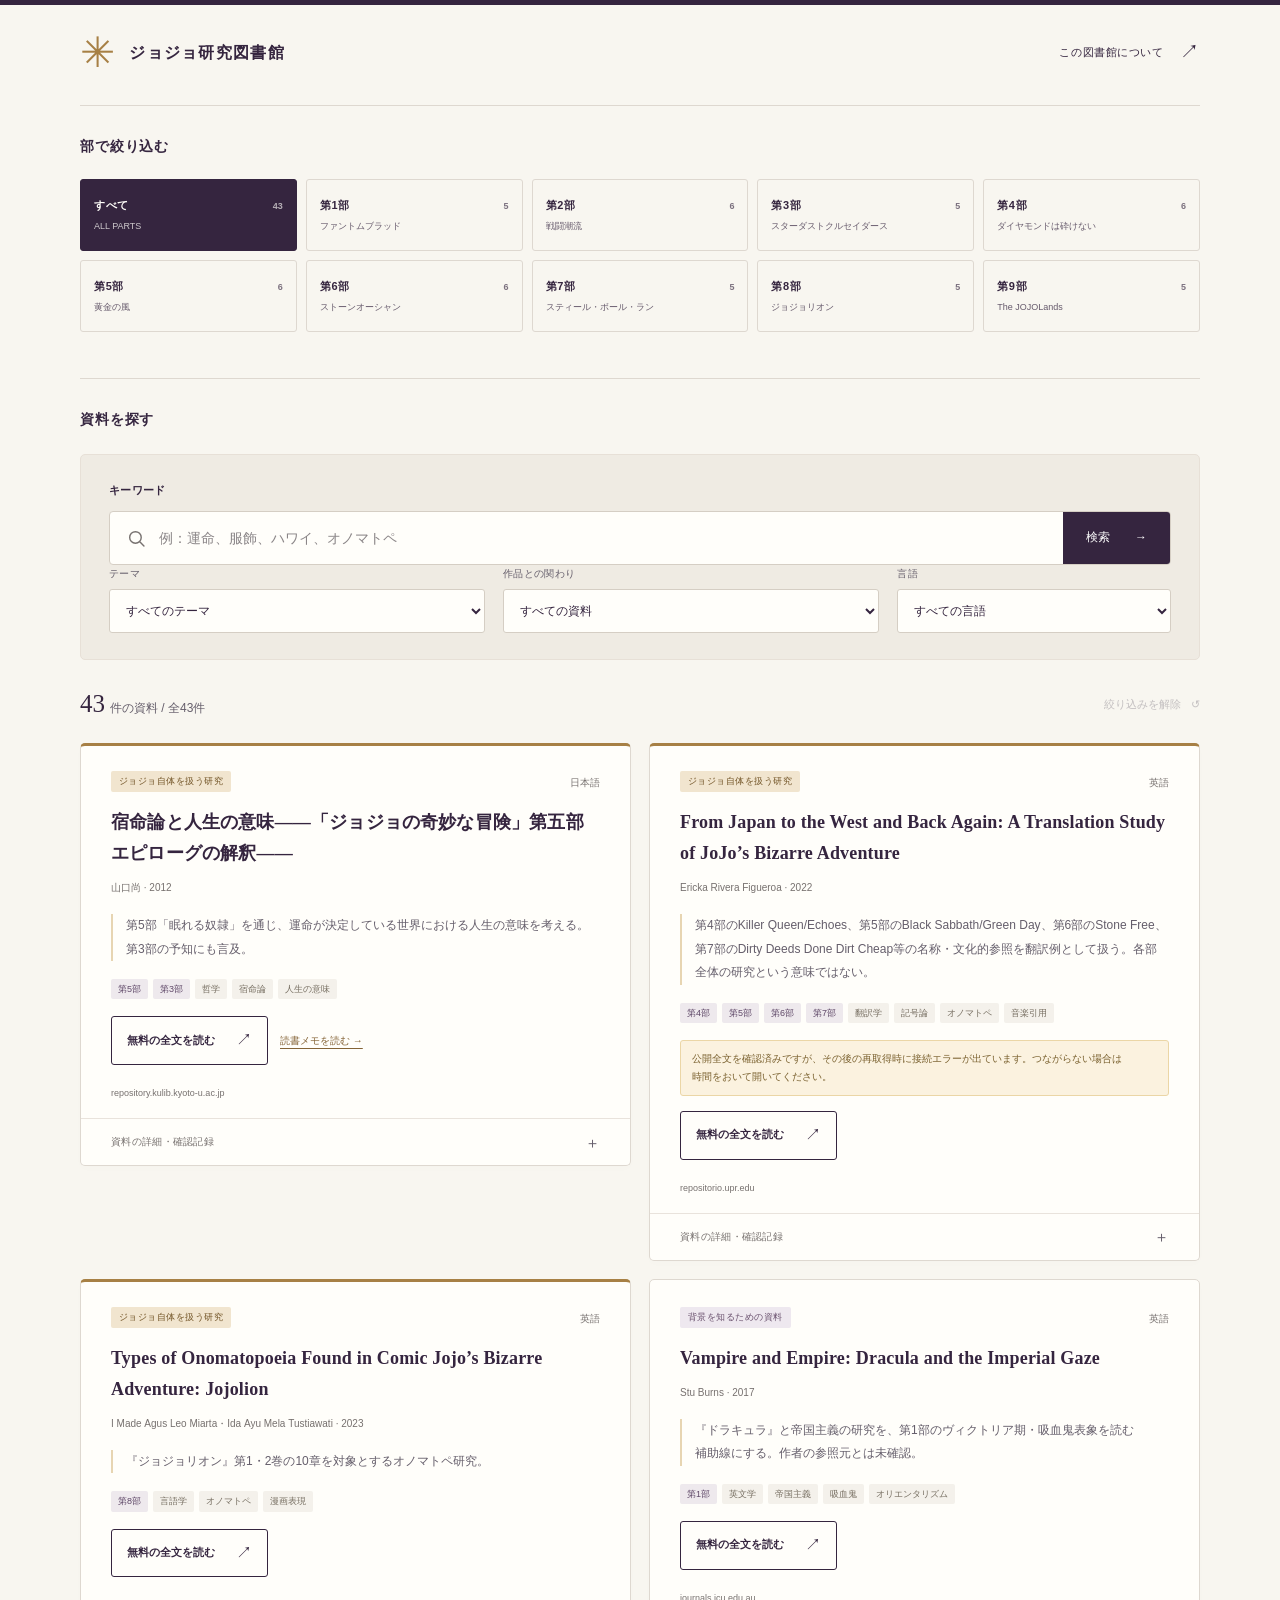
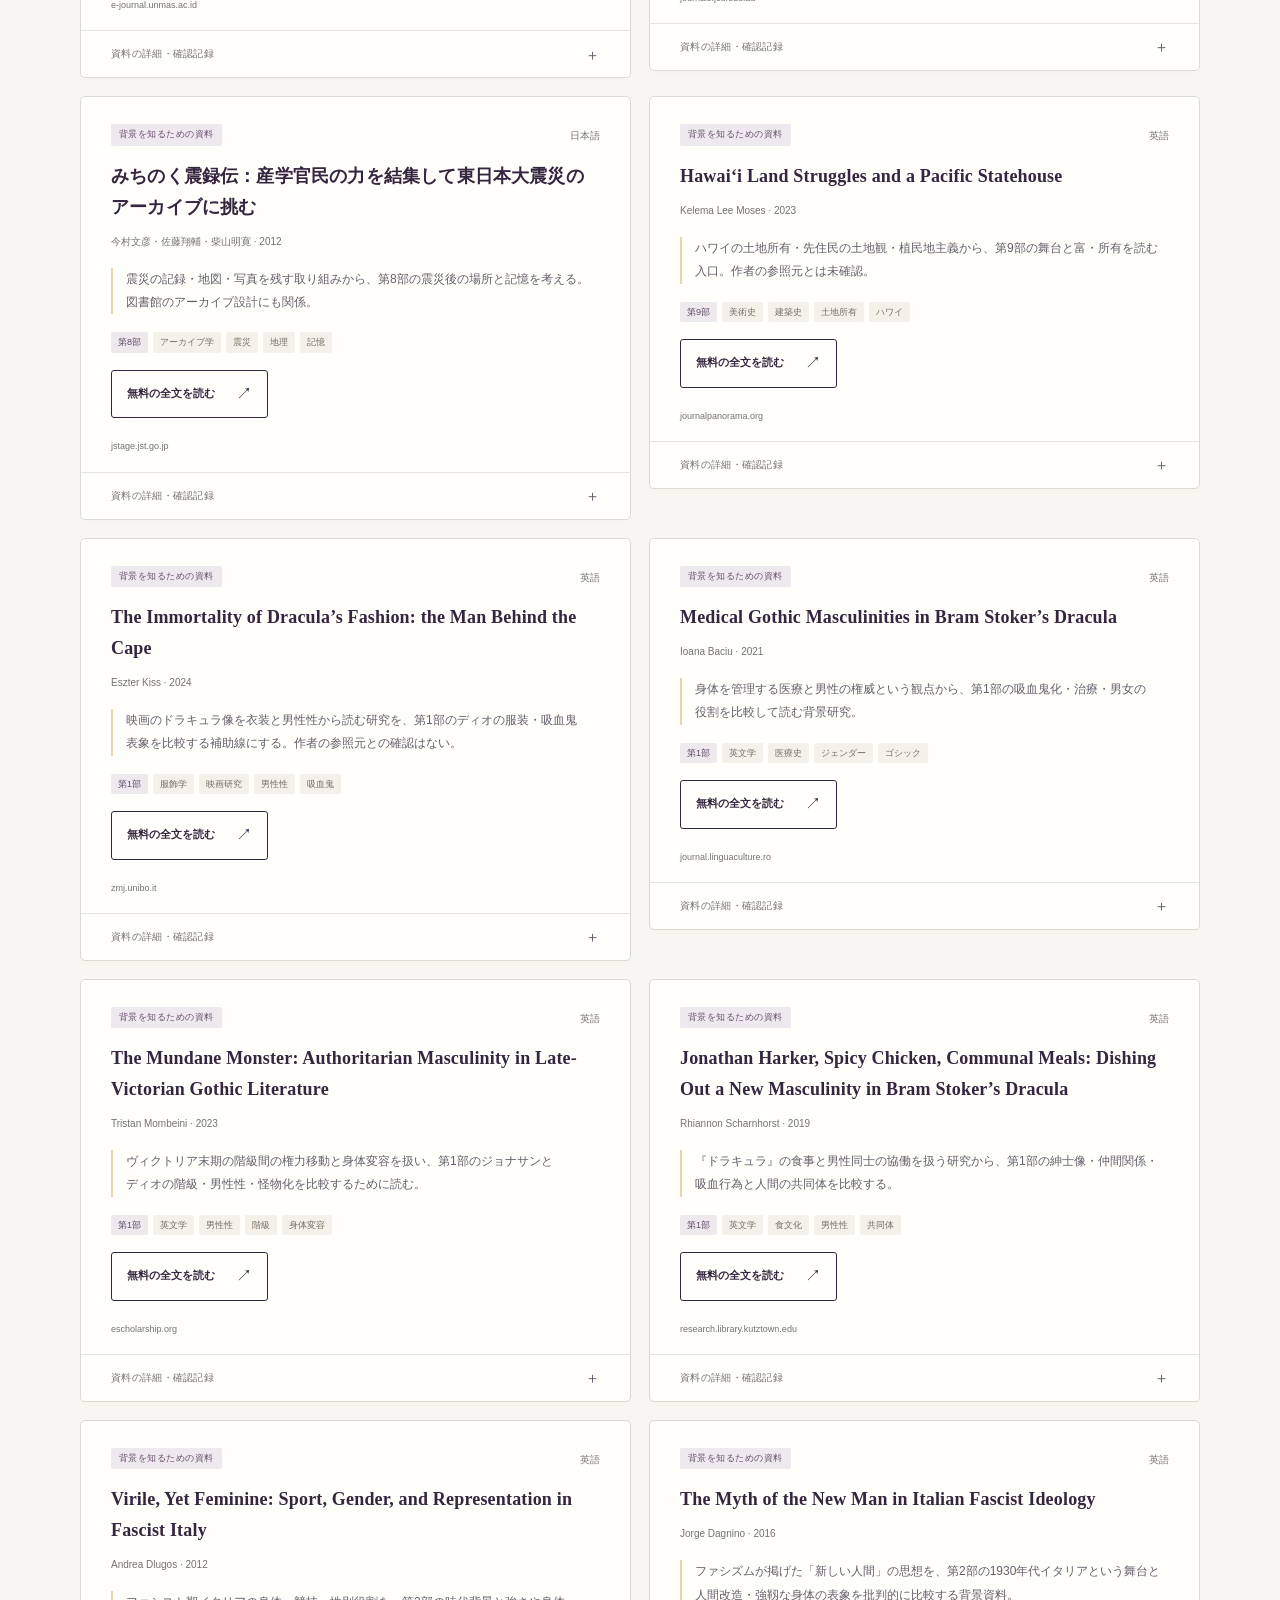
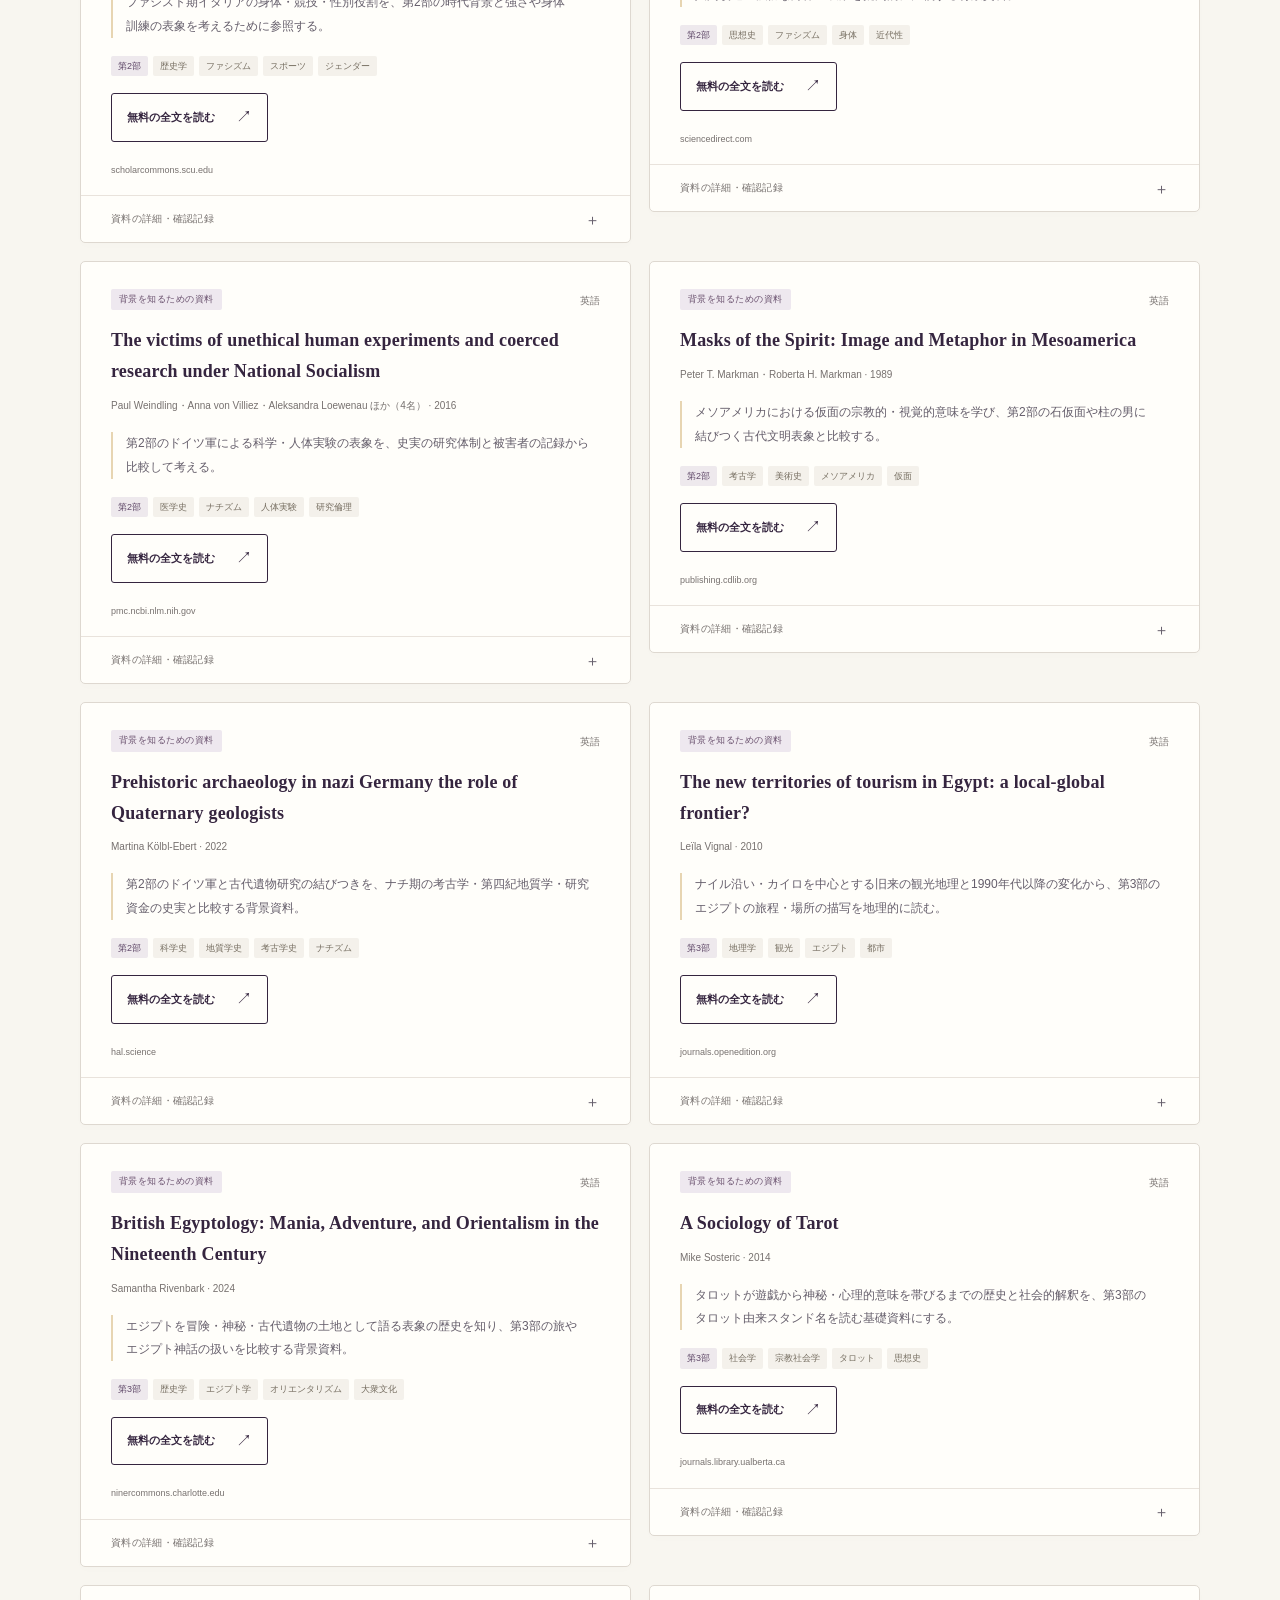
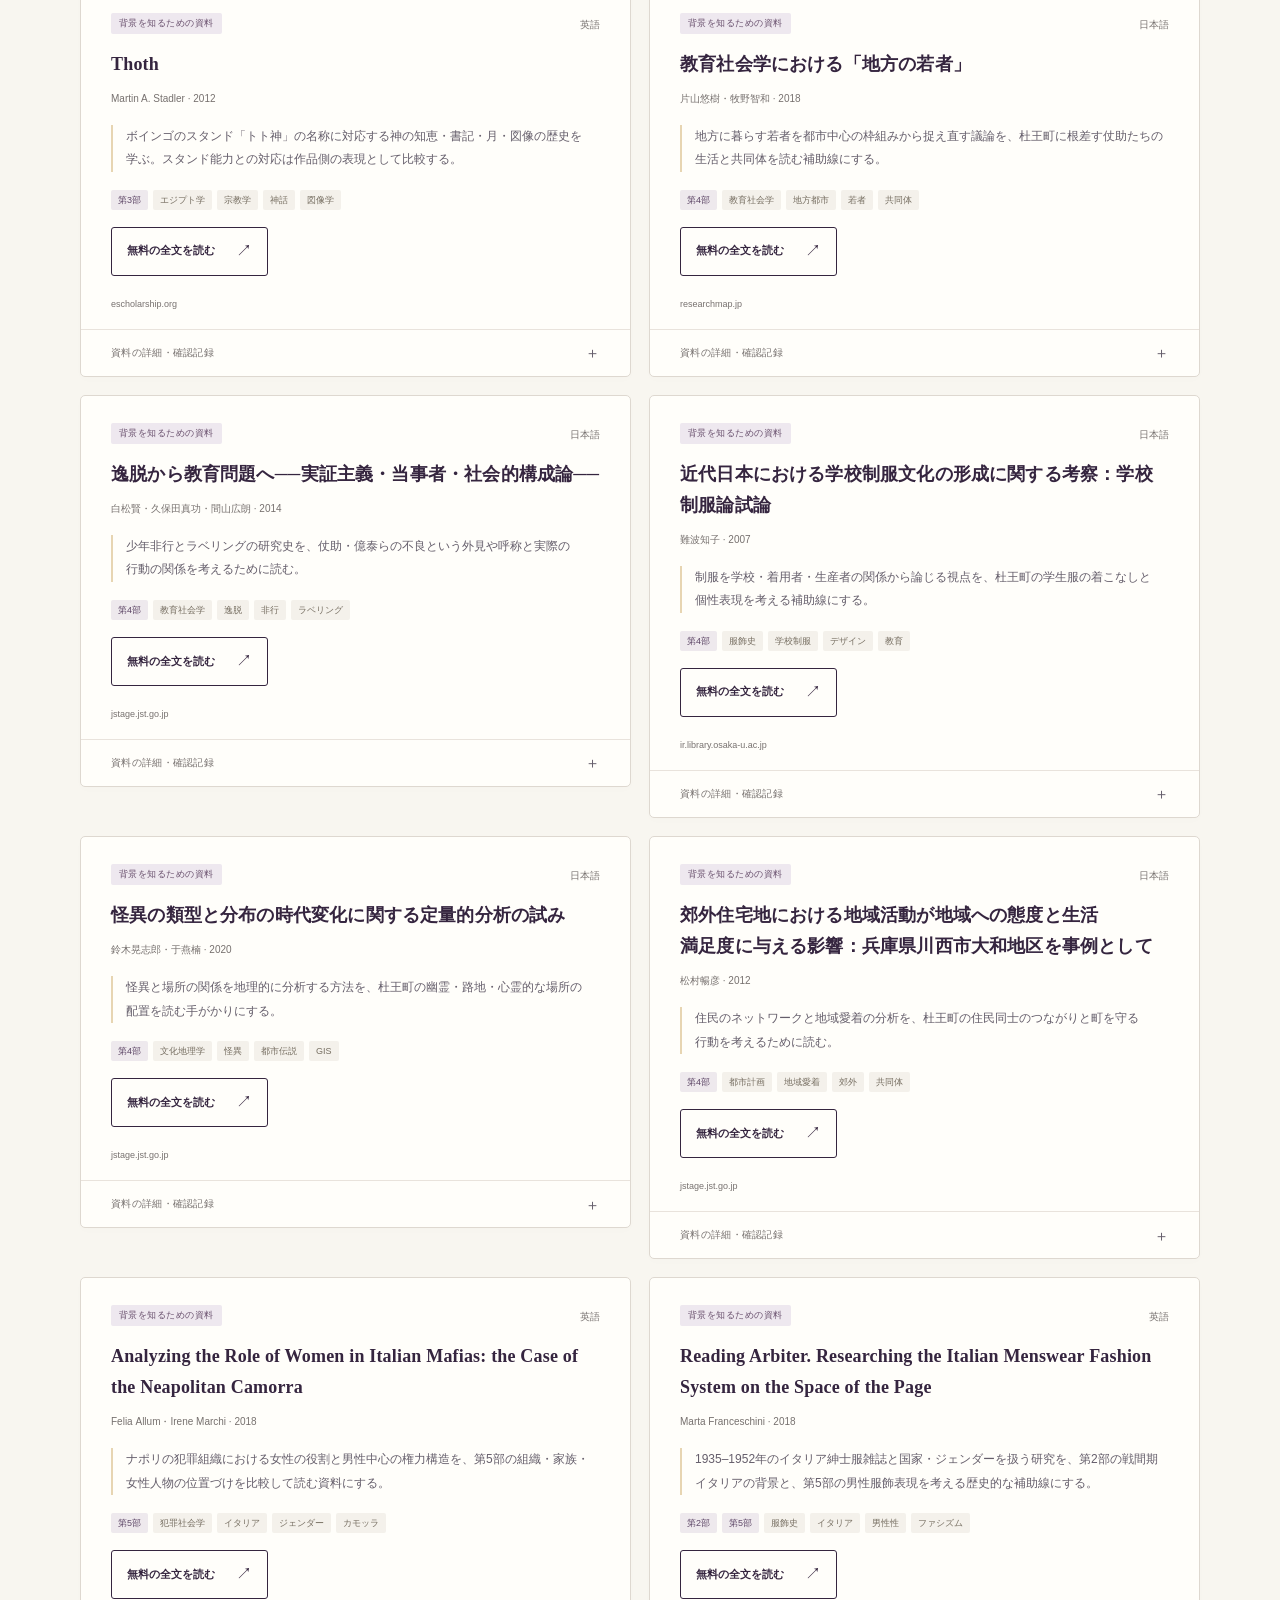
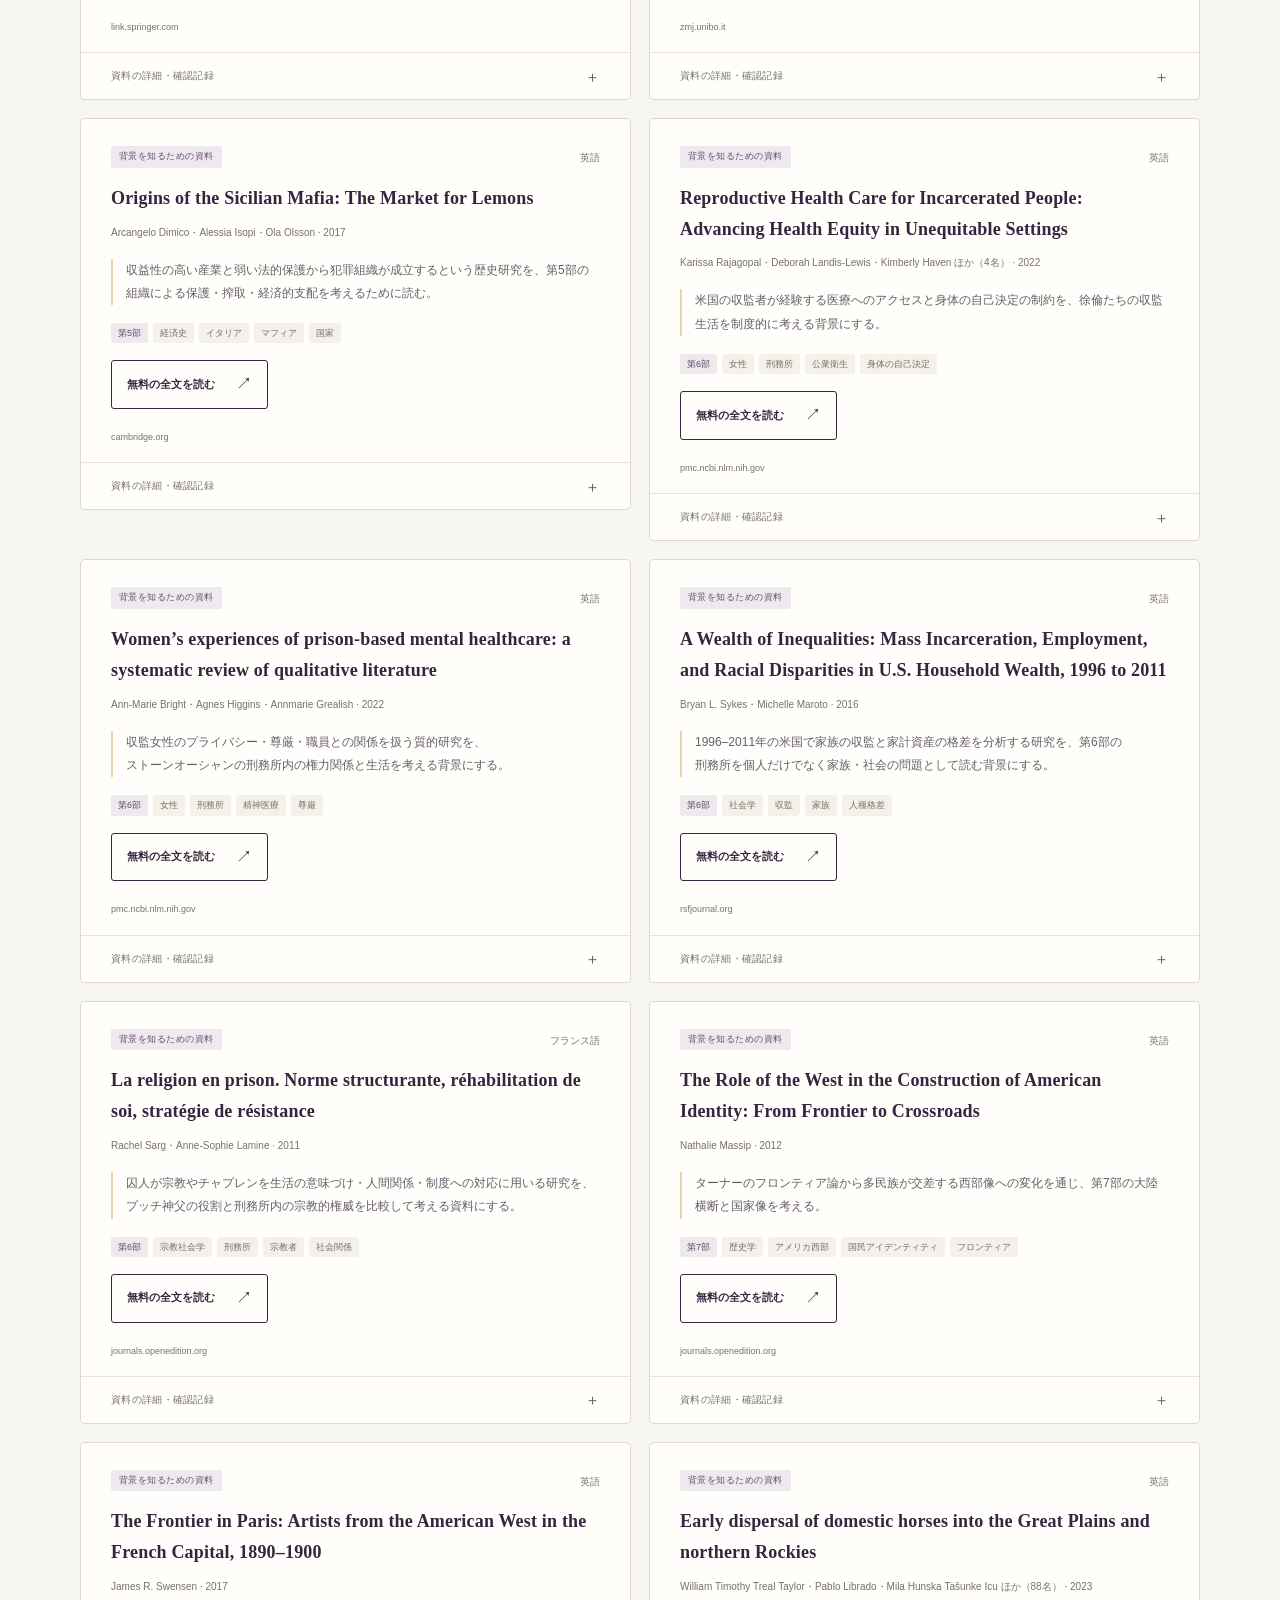
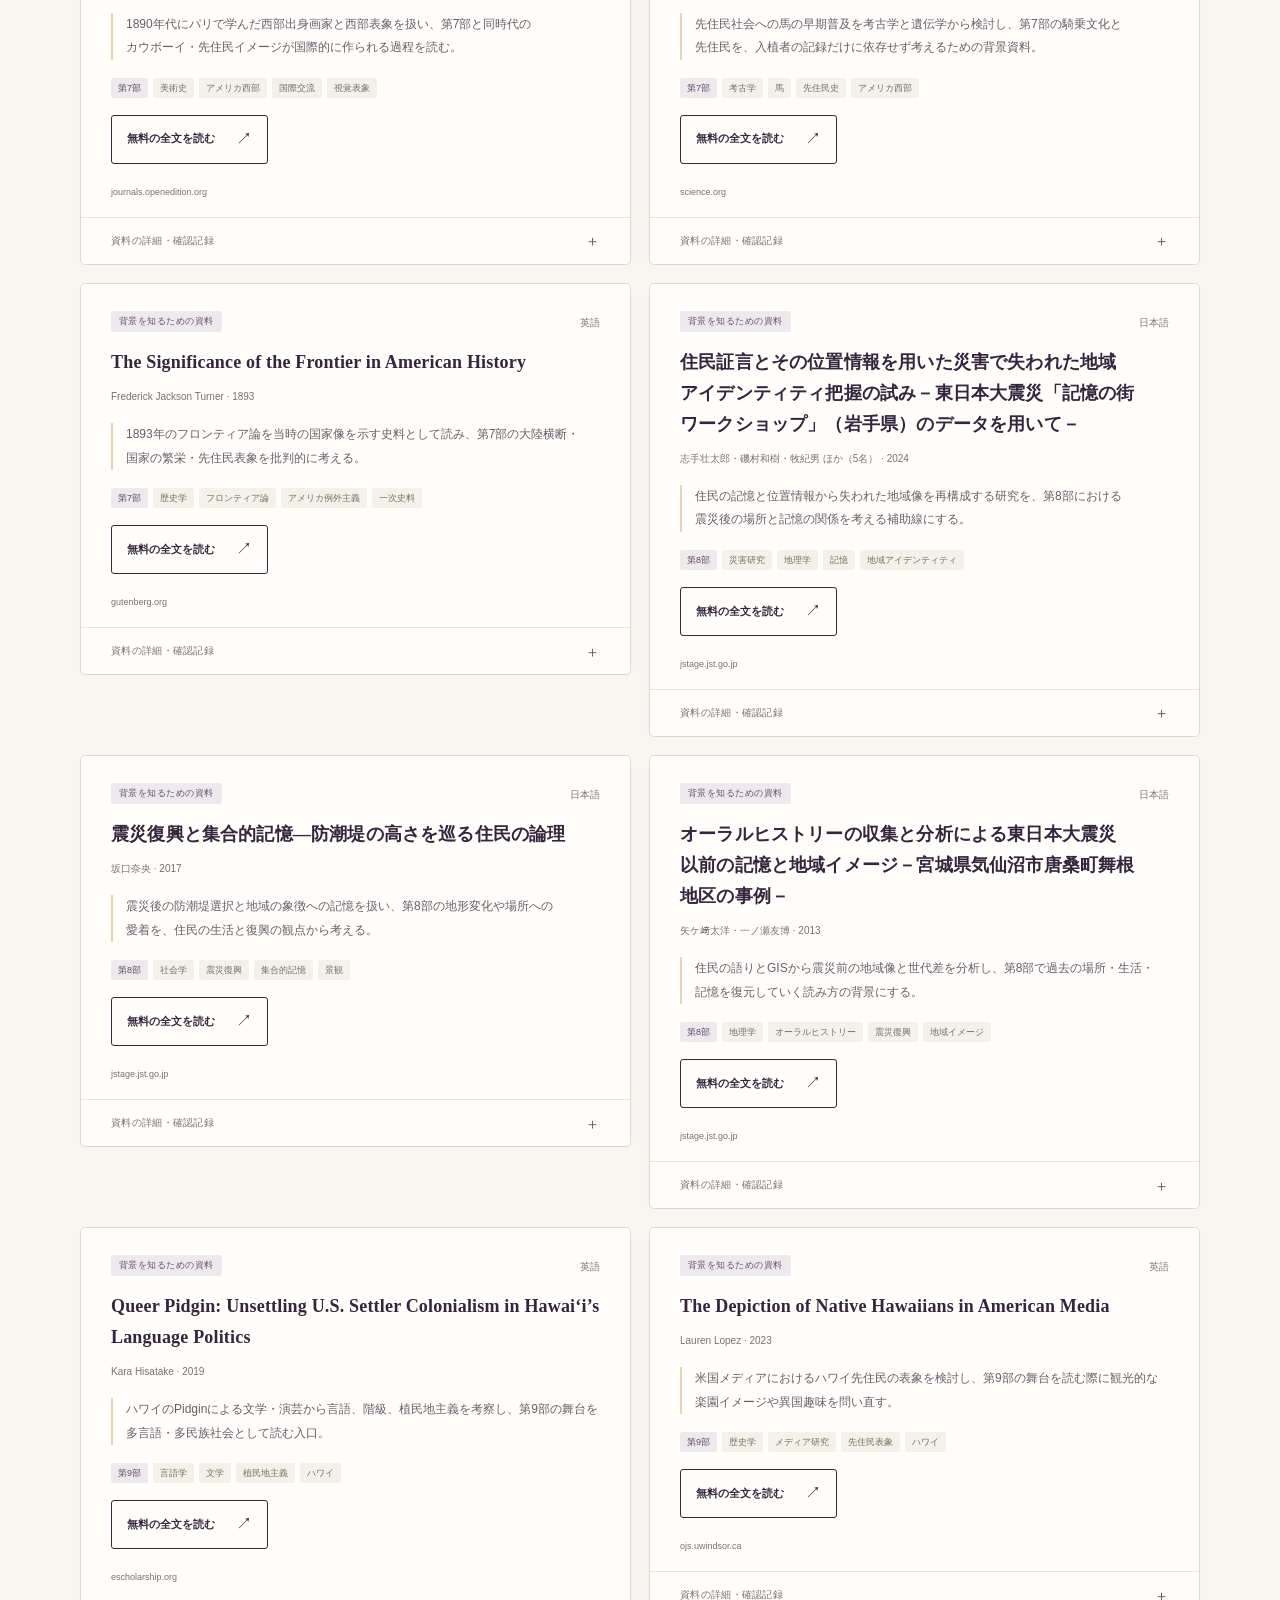
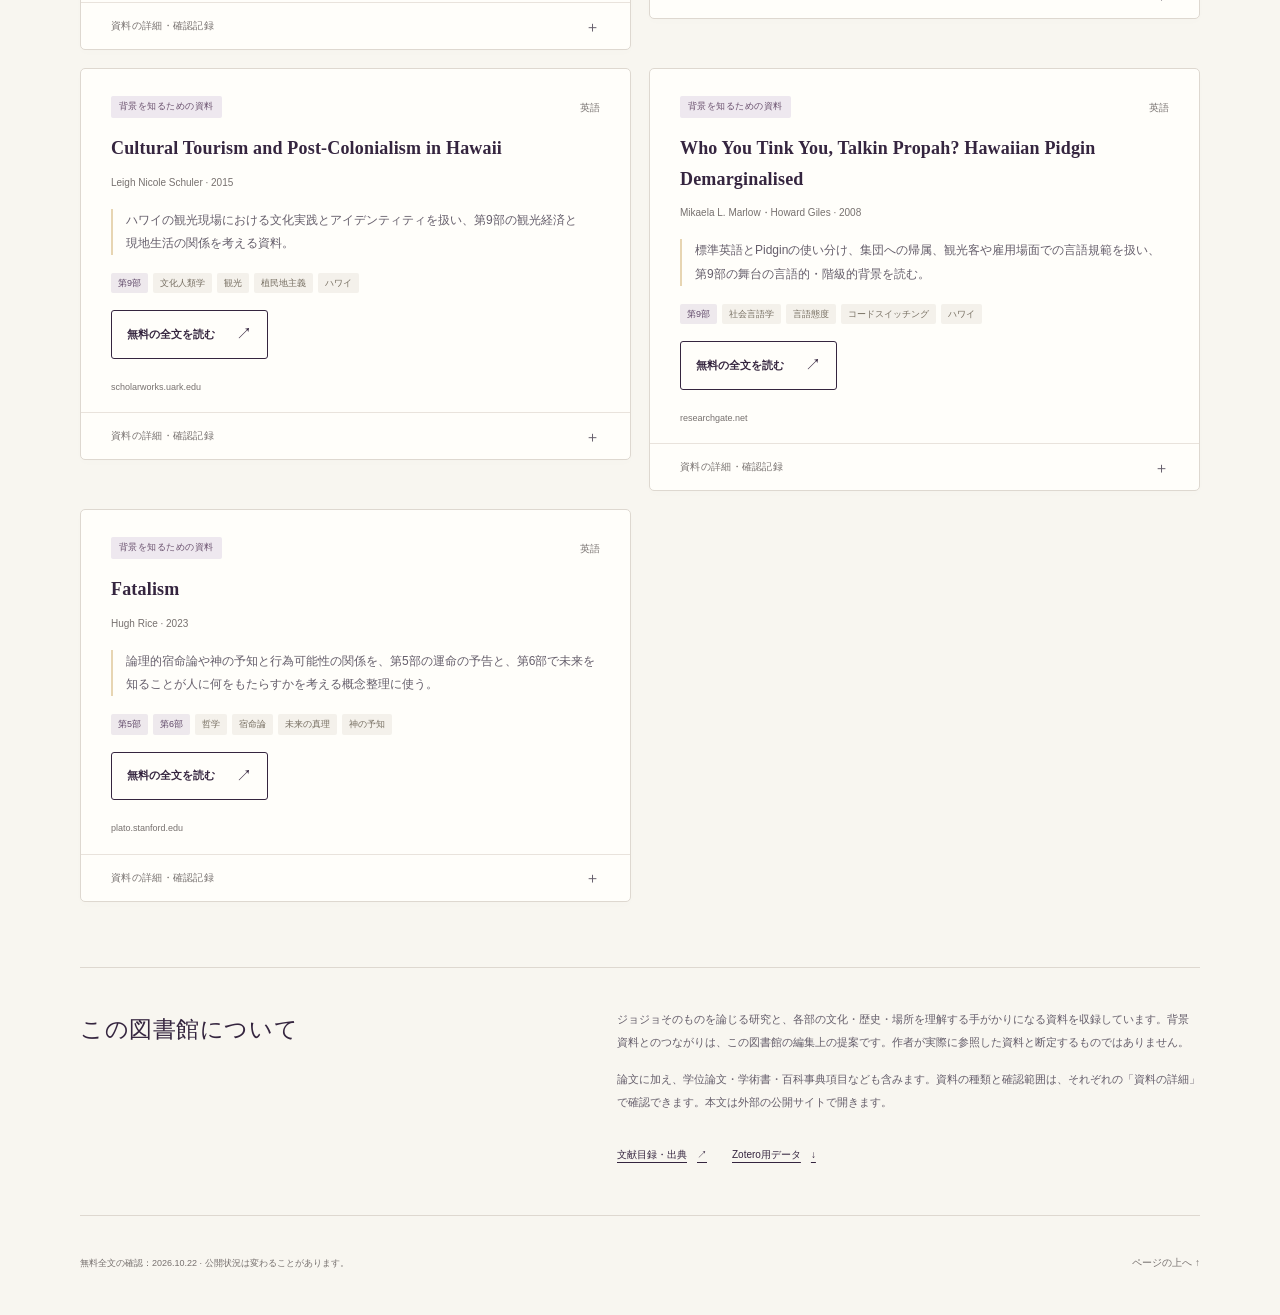
<file: website/index.html>
<!doctype html>
<html lang="ja">
<head>
  <meta charset="UTF-8">
  <meta name="viewport" content="width=device-width, initial-scale=1">
  <meta name="theme-color" content="#35253f">
  <meta name="description" content="ジョジョの奇妙な冒険をもっと深く読むための研究図書館。第1〜9部に関わる無料公開の論文・学術資料を、部・テーマ・言語から探せます。">
  <title>ジョジョ研究図書館 — 奇妙な冒険を、深く読む。</title>
  <link rel="stylesheet" href="./styles.css">
  <script src="./data.js" defer></script>
  <script src="./app.js" defer></script>
  <script src="./phrase-break.js" defer></script>
</head>
<body id="top">
  <a class="skip-link" href="#library">資料一覧へ移動</a>
  <header class="site-header">
    <a class="wordmark" href="./" aria-label="ジョジョ研究図書館 ホーム"><span class="mark" aria-hidden="true">✳</span><span>ジョジョ研究図書館</span></a>
    <a class="header-link" href="#about">この図書館について <span aria-hidden="true">↗</span></a>
  </header>
  <main>
    <section class="browse-section" aria-labelledby="browse-title">
      <div class="section-heading"><h2 id="browse-title">部で絞り込む</h2></div>
      <div class="part-list" id="part-filters" role="group" aria-label="関連する部で絞り込む"></div>
    </section>

    <section class="library-section" id="library" aria-labelledby="library-title">
      <div class="section-heading library-heading"><h2 id="library-title">資料を探す</h2></div>
      <form id="filter-form" class="filter-panel" role="search" aria-label="資料を検索">
        <label class="search-label" for="search">キーワード</label>
        <div class="search-box"><svg aria-hidden="true" viewBox="0 0 24 24" fill="none"><circle cx="10.8" cy="10.8" r="6.6" stroke="currentColor" stroke-width="1.6"/><path d="m16 16 4.5 4.5" stroke="currentColor" stroke-width="1.6" stroke-linecap="round"/></svg><input id="search" name="q" type="search" autocomplete="off" placeholder="例：運命、服飾、ハワイ、オノマトペ"><button class="search-button" type="submit">検索 <span aria-hidden="true">→</span></button></div>
        <div class="select-row">
          <label class="select-field" for="theme-filter"><span>テーマ</span><select id="theme-filter" name="theme"><option value="">すべてのテーマ</option></select></label>
          <label class="select-field" for="relation-filter"><span>作品との関わり</span><select id="relation-filter" name="relation"><option value="">すべての資料</option><option value="direct">ジョジョ自体を扱う研究</option><option value="context">背景を知るための資料</option></select></label>
          <label class="select-field" for="language-filter"><span>言語</span><select id="language-filter" name="lang"><option value="">すべての言語</option><option value="ja">日本語</option><option value="other">日本語以外</option></select></label>
        </div>
      </form>
      <div class="results-toolbar"><p id="result-count" role="status" aria-live="polite" aria-atomic="true">資料を読み込んでいます…</p><button id="reset-filters" class="reset-button" type="button">絞り込みを解除 <span aria-hidden="true">↺</span></button></div>
      <div class="record-grid" id="results"></div>
      <div id="empty-state" class="empty-state" hidden><h3>該当する資料がありません</h3><button id="empty-reset" class="primary-button" type="button">すべての資料を見る <span aria-hidden="true">→</span></button></div>
      <noscript><div class="empty-state"><p>検索画面にはJavaScriptが必要です。</p><a href="https://github.com/usaginchaku/jojo-research-library/blob/main/CATALOG.md">文献目録を開く</a></div></noscript>
    </section>

    <aside id="about" class="about-panel" aria-labelledby="about-title">
      <div><h2 id="about-title">この図書館について</h2></div>
      <div class="about-text"><p>ジョジョそのものを論じる研究と、各部の文化・歴史・場所を理解する手がかりになる資料を収録しています。背景資料とのつながりは、この図書館の編集上の提案です。作者が実際に参照した資料と断定するものではありません。</p><p>論文に加え、学位論文・学術書・百科事典項目なども含みます。資料の種類と確認範囲は、それぞれの「資料の詳細」で確認できます。本文は外部の公開サイトで開きます。</p><div class="about-links"><a href="https://github.com/usaginchaku/jojo-research-library">文献目録・出典 <span aria-hidden="true">↗</span></a><a href="./exports/jojo-library.ris" download>Zotero用データ <span aria-hidden="true">↓</span></a></div></div>
    </aside>
  </main>
  <footer class="site-footer"><p>無料全文の確認：<time id="checked-date" datetime="2026-10-22">2026.10.22</time> · 公開状況は変わることがあります。</p><a href="#top" id="back-to-top">ページの上へ ↑</a></footer>
</body>
</html>
</file>
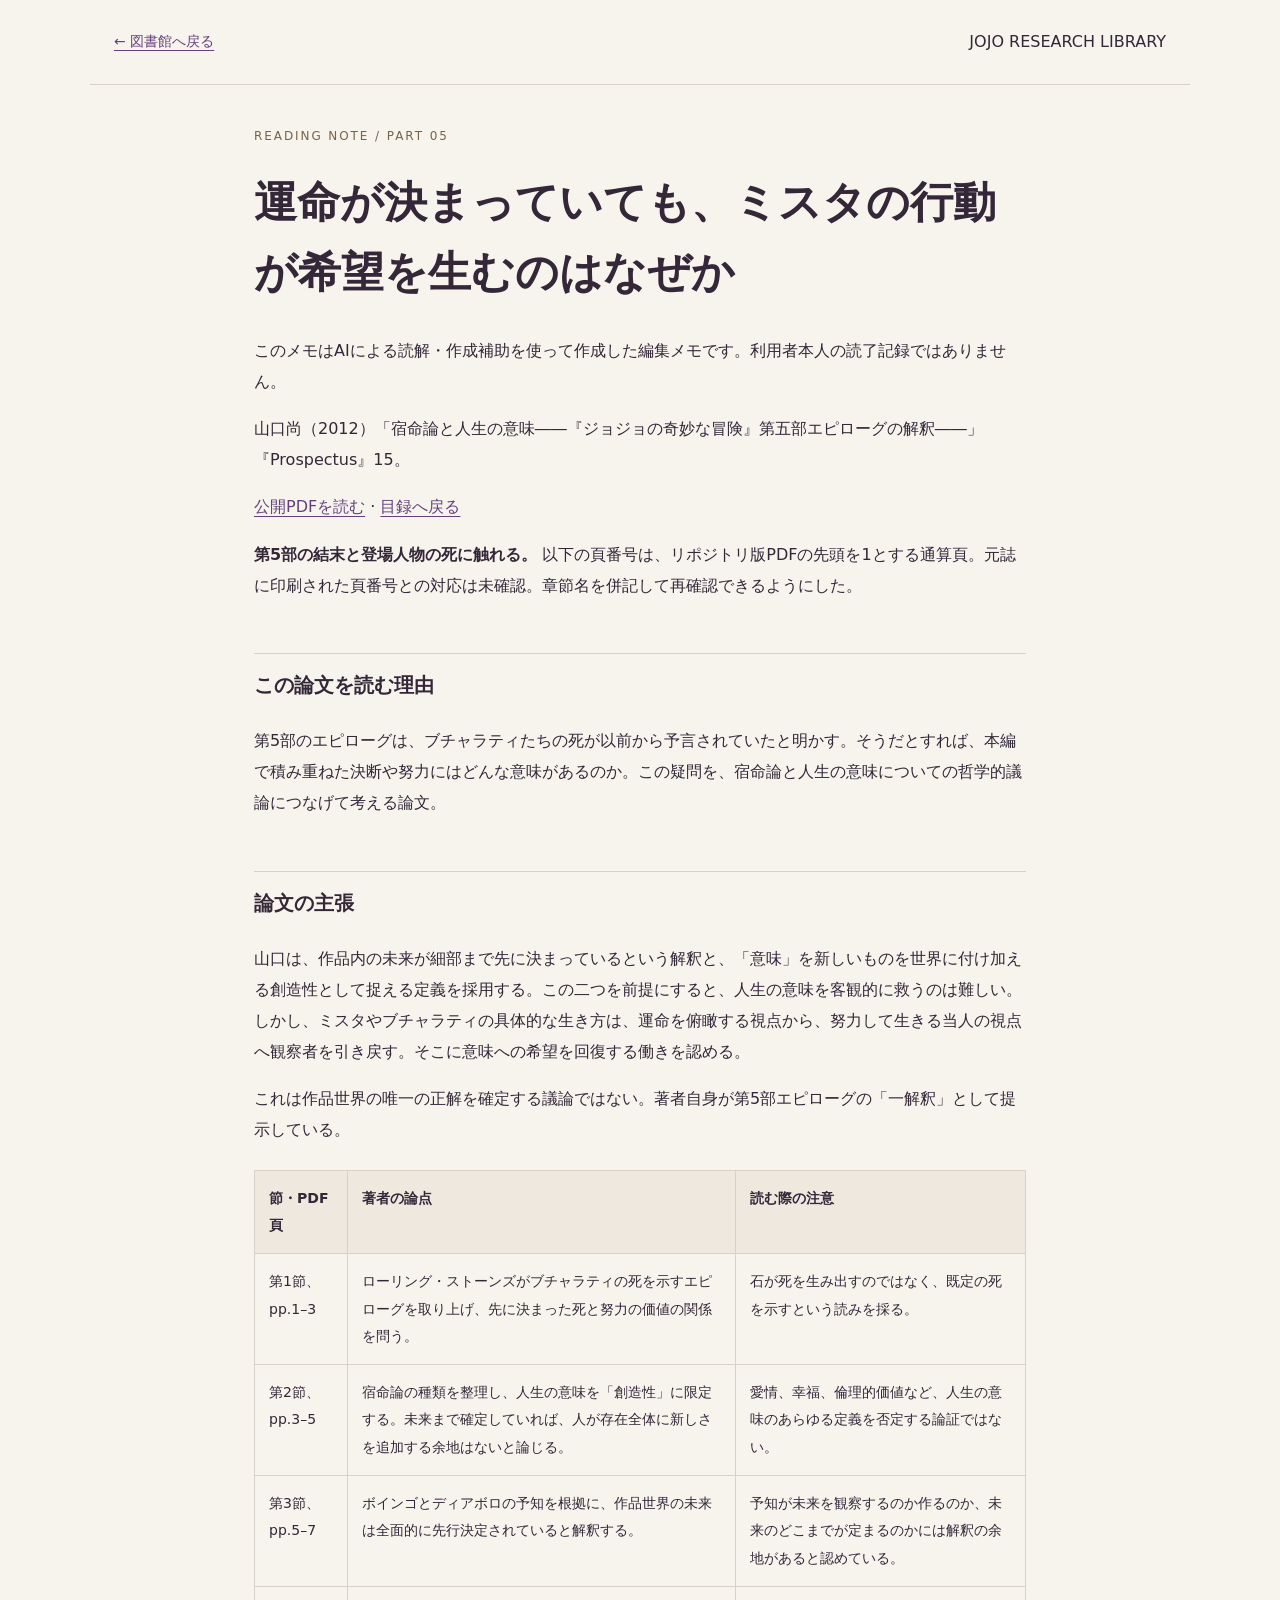
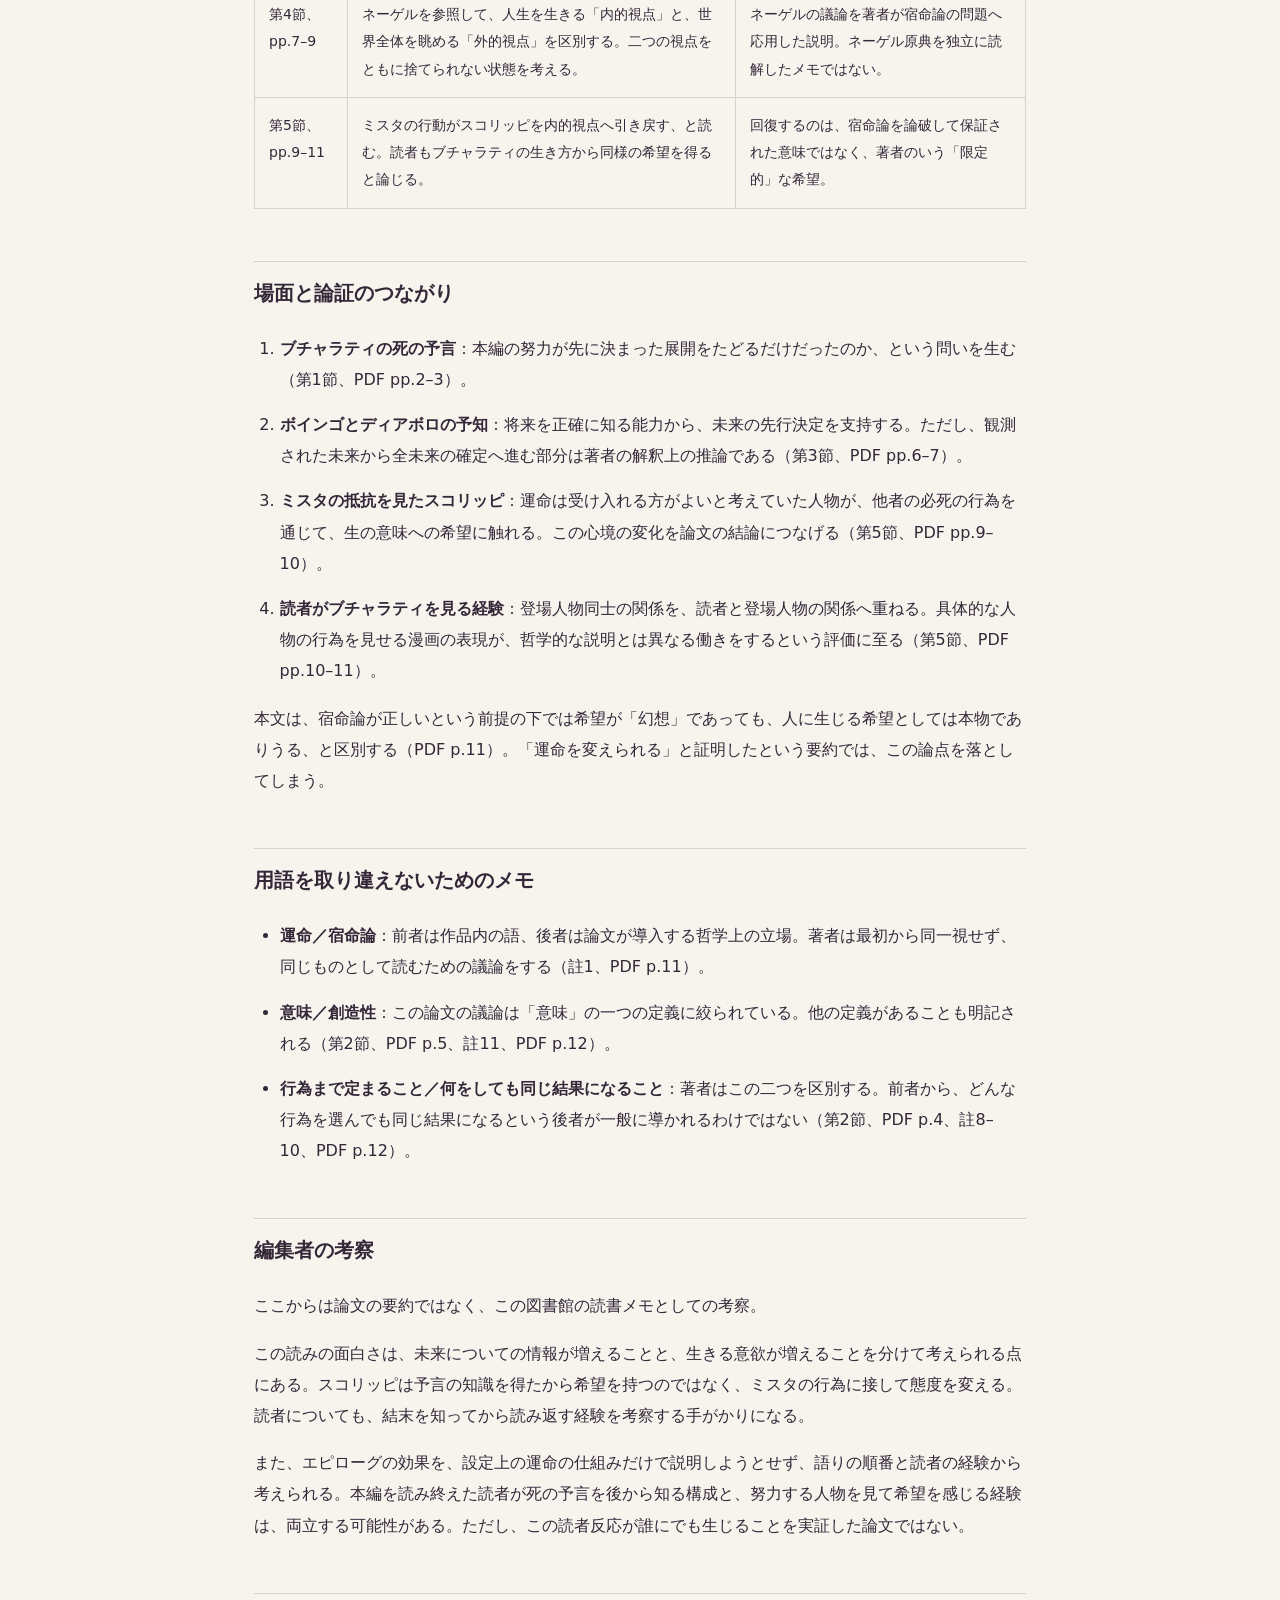
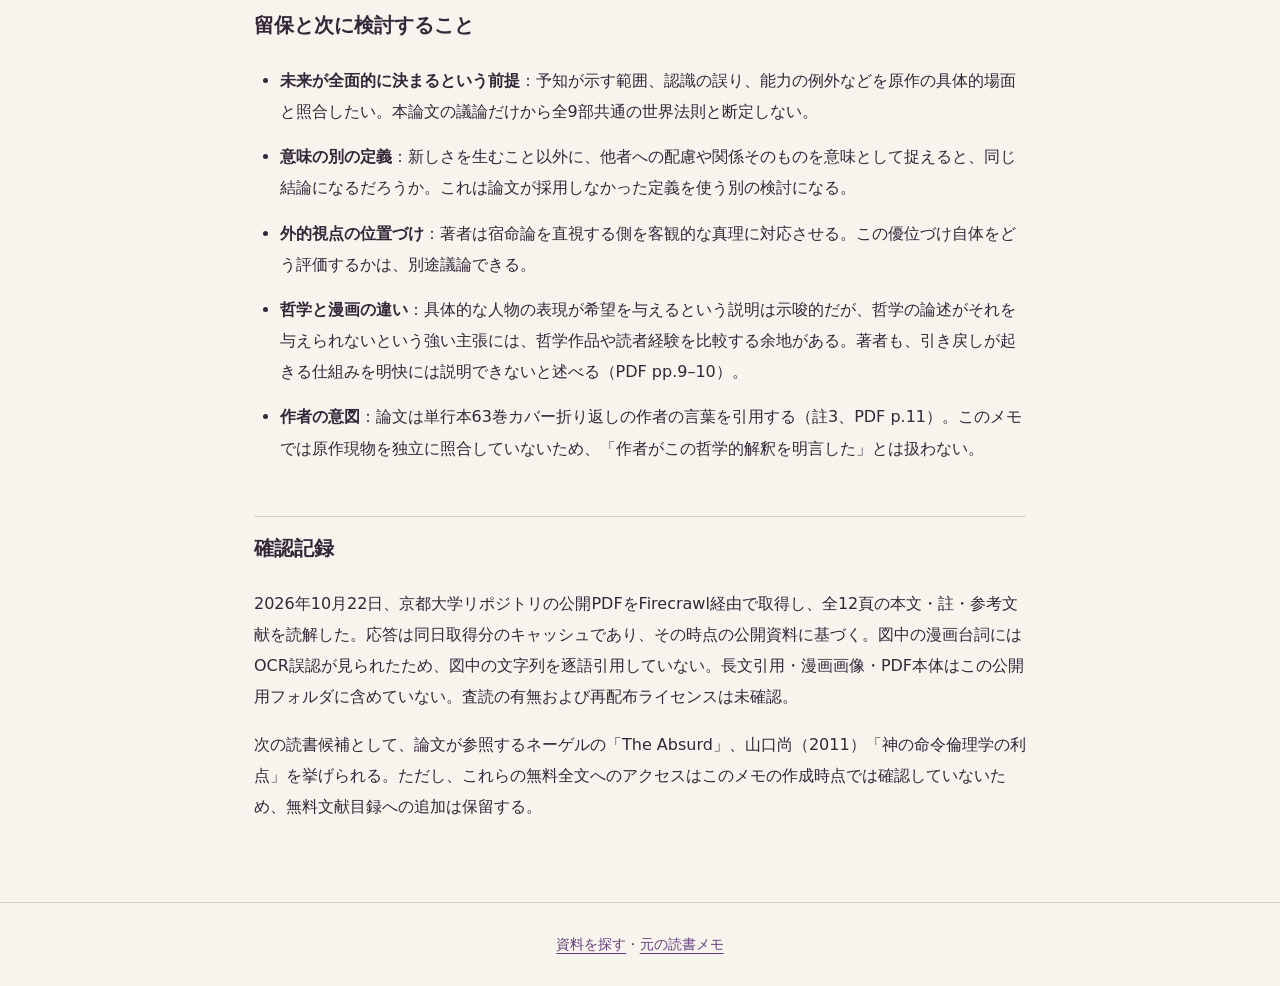
<file: website/notes/jojo-001.html>
<!doctype html>
<html lang="ja"><head><meta charset="utf-8"><meta name="viewport" content="width=device-width, initial-scale=1">
<title>運命が決まっていても、希望は生まれるか｜ジョジョ関連研究図書館</title>
<meta name="description" content="第5部『眠れる奴隷』を哲学から読む、山口尚『宿命論と人生の意味』の読書メモ。">
<style>
:root{color-scheme:light;--ink:#332738;--paper:#f7f4ee;--line:#d8d1c8}*{box-sizing:border-box}body{margin:0;background:var(--paper);color:var(--ink);font:16px/1.95 system-ui,-apple-system,"Noto Sans JP",sans-serif}a{color:#65417b;text-underline-offset:4px}a:focus-visible,.table-scroll:focus-visible{outline:3px solid #92713d;outline-offset:4px}header{max-width:1100px;margin:auto;padding:20px 24px;border-bottom:1px solid var(--line);display:flex;justify-content:space-between;align-items:center;gap:12px}header a{font-size:14px;min-height:44px;display:inline-flex;align-items:center}main{max-width:820px;margin:40px auto 80px;padding:0 24px}.eyebrow{font-size:12px;letter-spacing:.16em;color:#776347}h1{font-family:"Noto Serif JP","Yu Mincho",serif;font-size:clamp(1.8rem,5vw,2.7rem);line-height:1.6;margin:20px 0 28px}h2{font-size:1.25rem;margin:52px 0 20px;padding-top:12px;border-top:1px solid var(--line)}p,li{overflow-wrap:anywhere}ul,ol{padding-left:1.6em}li{margin:14px 0}.table-scroll{overflow-x:auto;margin:24px 0}table{border-collapse:collapse;min-width:620px;font-size:14px}th,td{border:1px solid var(--line);padding:14px;text-align:left;vertical-align:top}th{background:#eee8df}footer{padding:28px 24px;text-align:center;border-top:1px solid var(--line);font-size:14px}code{background:#ece5dc;padding:2px 4px}strong{font-weight:650}@media(max-width:480px){header{padding:12px 18px}main{margin-top:24px;padding:0 20px}header span{display:none}}
</style></head><body>
<header><a href="../index.html">← 図書館へ戻る</a><span>JOJO RESEARCH LIBRARY</span></header>
<main><div class="eyebrow">READING NOTE / PART 05</div><h1>運命が決まっていても、ミスタの行動が希望を生むのはなぜか</h1>
<p>このメモはAIによる読解・作成補助を使って作成した編集メモです。利用者本人の読了記録ではありません。</p>
<p>山口尚（2012）「宿命論と人生の意味――『ジョジョの奇妙な冒険』第五部エピローグの解釈――」『Prospectus』15。</p>
<p><a href="https://repository.kulib.kyoto-u.ac.jp/bitstream/2433/173162/1/prospectus_15_1.pdf">公開PDFを読む</a> · <a href="../index.html">目録へ戻る</a></p>
<p><strong>第5部の結末と登場人物の死に触れる。</strong> 以下の頁番号は、リポジトリ版PDFの先頭を1とする通算頁。元誌に印刷された頁番号との対応は未確認。章節名を併記して再確認できるようにした。</p>
<h2>この論文を読む理由</h2>
<p>第5部のエピローグは、ブチャラティたちの死が以前から予言されていたと明かす。そうだとすれば、本編で積み重ねた決断や努力にはどんな意味があるのか。この疑問を、宿命論と人生の意味についての哲学的議論につなげて考える論文。</p>
<h2>論文の主張</h2>
<p>山口は、作品内の未来が細部まで先に決まっているという解釈と、「意味」を新しいものを世界に付け加える創造性として捉える定義を採用する。この二つを前提にすると、人生の意味を客観的に救うのは難しい。しかし、ミスタやブチャラティの具体的な生き方は、運命を俯瞰する視点から、努力して生きる当人の視点へ観察者を引き戻す。そこに意味への希望を回復する働きを認める。</p>
<p>これは作品世界の唯一の正解を確定する議論ではない。著者自身が第5部エピローグの「一解釈」として提示している。</p>
<div class="table-scroll" tabindex="0"><table>
<tr><th>節・PDF頁</th><th>著者の論点</th><th>読む際の注意</th></tr>
<tr><td>第1節、pp.1–3</td><td>ローリング・ストーンズがブチャラティの死を示すエピローグを取り上げ、先に決まった死と努力の価値の関係を問う。</td><td>石が死を生み出すのではなく、既定の死を示すという読みを採る。</td></tr>
<tr><td>第2節、pp.3–5</td><td>宿命論の種類を整理し、人生の意味を「創造性」に限定する。未来まで確定していれば、人が存在全体に新しさを追加する余地はないと論じる。</td><td>愛情、幸福、倫理的価値など、人生の意味のあらゆる定義を否定する論証ではない。</td></tr>
<tr><td>第3節、pp.5–7</td><td>ボインゴとディアボロの予知を根拠に、作品世界の未来は全面的に先行決定されていると解釈する。</td><td>予知が未来を観察するのか作るのか、未来のどこまでが定まるのかには解釈の余地があると認めている。</td></tr>
<tr><td>第4節、pp.7–9</td><td>ネーゲルを参照して、人生を生きる「内的視点」と、世界全体を眺める「外的視点」を区別する。二つの視点をともに捨てられない状態を考える。</td><td>ネーゲルの議論を著者が宿命論の問題へ応用した説明。ネーゲル原典を独立に読解したメモではない。</td></tr>
<tr><td>第5節、pp.9–11</td><td>ミスタの行動がスコリッピを内的視点へ引き戻す、と読む。読者もブチャラティの生き方から同様の希望を得ると論じる。</td><td>回復するのは、宿命論を論破して保証された意味ではなく、著者のいう「限定的」な希望。</td></tr>
</table></div>
<h2>場面と論証のつながり</h2>
<ol>
<li><strong>ブチャラティの死の予言</strong>：本編の努力が先に決まった展開をたどるだけだったのか、という問いを生む（第1節、PDF pp.2–3）。</li>
<li><strong>ボインゴとディアボロの予知</strong>：将来を正確に知る能力から、未来の先行決定を支持する。ただし、観測された未来から全未来の確定へ進む部分は著者の解釈上の推論である（第3節、PDF pp.6–7）。</li>
<li><strong>ミスタの抵抗を見たスコリッピ</strong>：運命は受け入れる方がよいと考えていた人物が、他者の必死の行為を通じて、生の意味への希望に触れる。この心境の変化を論文の結論につなげる（第5節、PDF pp.9–10）。</li>
<li><strong>読者がブチャラティを見る経験</strong>：登場人物同士の関係を、読者と登場人物の関係へ重ねる。具体的な人物の行為を見せる漫画の表現が、哲学的な説明とは異なる働きをするという評価に至る（第5節、PDF pp.10–11）。</li>
</ol>
<p>本文は、宿命論が正しいという前提の下では希望が「幻想」であっても、人に生じる希望としては本物でありうる、と区別する（PDF p.11）。「運命を変えられる」と証明したという要約では、この論点を落としてしまう。</p>
<h2>用語を取り違えないためのメモ</h2>
<ul>
<li><strong>運命／宿命論</strong>：前者は作品内の語、後者は論文が導入する哲学上の立場。著者は最初から同一視せず、同じものとして読むための議論をする（註1、PDF p.11）。</li>
<li><strong>意味／創造性</strong>：この論文の議論は「意味」の一つの定義に絞られている。他の定義があることも明記される（第2節、PDF p.5、註11、PDF p.12）。</li>
<li><strong>行為まで定まること／何をしても同じ結果になること</strong>：著者はこの二つを区別する。前者から、どんな行為を選んでも同じ結果になるという後者が一般に導かれるわけではない（第2節、PDF p.4、註8–10、PDF p.12）。</li>
</ul>
<h2>編集者の考察</h2>
<p>ここからは論文の要約ではなく、この図書館の読書メモとしての考察。</p>
<p>この読みの面白さは、未来についての情報が増えることと、生きる意欲が増えることを分けて考えられる点にある。スコリッピは予言の知識を得たから希望を持つのではなく、ミスタの行為に接して態度を変える。読者についても、結末を知ってから読み返す経験を考察する手がかりになる。</p>
<p>また、エピローグの効果を、設定上の運命の仕組みだけで説明しようとせず、語りの順番と読者の経験から考えられる。本編を読み終えた読者が死の予言を後から知る構成と、努力する人物を見て希望を感じる経験は、両立する可能性がある。ただし、この読者反応が誰にでも生じることを実証した論文ではない。</p>
<h2>留保と次に検討すること</h2>
<ul>
<li><strong>未来が全面的に決まるという前提</strong>：予知が示す範囲、認識の誤り、能力の例外などを原作の具体的場面と照合したい。本論文の議論だけから全9部共通の世界法則と断定しない。</li>
<li><strong>意味の別の定義</strong>：新しさを生むこと以外に、他者への配慮や関係そのものを意味として捉えると、同じ結論になるだろうか。これは論文が採用しなかった定義を使う別の検討になる。</li>
<li><strong>外的視点の位置づけ</strong>：著者は宿命論を直視する側を客観的な真理に対応させる。この優位づけ自体をどう評価するかは、別途議論できる。</li>
<li><strong>哲学と漫画の違い</strong>：具体的な人物の表現が希望を与えるという説明は示唆的だが、哲学の論述がそれを与えられないという強い主張には、哲学作品や読者経験を比較する余地がある。著者も、引き戻しが起きる仕組みを明快には説明できないと述べる（PDF pp.9–10）。</li>
<li><strong>作者の意図</strong>：論文は単行本63巻カバー折り返しの作者の言葉を引用する（註3、PDF p.11）。このメモでは原作現物を独立に照合していないため、「作者がこの哲学的解釈を明言した」とは扱わない。</li>
</ul>
<h2>確認記録</h2>
<p>2026年10月22日、京都大学リポジトリの公開PDFをFirecrawl経由で取得し、全12頁の本文・註・参考文献を読解した。応答は同日取得分のキャッシュであり、その時点の公開資料に基づく。図中の漫画台詞にはOCR誤認が見られたため、図中の文字列を逐語引用していない。長文引用・漫画画像・PDF本体はこの公開用フォルダに含めていない。査読の有無および再配布ライセンスは未確認。</p>
<p>次の読書候補として、論文が参照するネーゲルの「The Absurd」、山口尚（2011）「神の命令倫理学の利点」を挙げられる。ただし、これらの無料全文へのアクセスはこのメモの作成時点では確認していないため、無料文献目録への追加は保留する。</p></main>
<footer><a href="../index.html">資料を探す</a> · <a href="https://github.com/usaginchaku/jojo-research-library/blob/main/notes/jojo-001.md">元の読書メモ</a></footer>
</body></html>
</file>
<file: website/styles.css>
@charset "UTF-8";
:root{--paper:#f8f6f0;--paper-deep:#efebe3;--ink:#35253f;--ink-soft:#655e6b;--muted:#77716f;--line:#ded8d0;--gold:#a78045;--gold-light:#e7d5b2;--white:#fffefa;--purple-soft:#eee8ef;--serif:"Yu Mincho","Hiragino Mincho ProN","Noto Serif CJK JP",Georgia,serif;--sans:-apple-system,BlinkMacSystemFont,"Hiragino Kaku Gothic ProN","Yu Gothic",Meiryo,sans-serif}
*{box-sizing:border-box}html{scroll-behavior:smooth;scroll-padding-top:24px}body{margin:0;background:var(--paper);color:var(--ink);font-family:var(--sans);font-size:15px;line-height:1.8;-webkit-font-smoothing:antialiased}body:before{content:"";position:absolute;top:0;right:0;left:0;height:5px;background:var(--ink)}button,input,select{font:inherit}button,a,input,select{-webkit-tap-highlight-color:transparent}button{cursor:pointer}a{color:inherit;text-decoration-thickness:1px;text-underline-offset:4px}button:focus-visible,a:focus-visible,input:focus-visible,select:focus-visible,summary:focus-visible{outline:3px solid #aa7c29;outline-offset:4px}button:disabled{cursor:default}button[hidden],[hidden]{display:none!important}.skip-link{position:fixed;left:16px;top:-100px;z-index:99;background:var(--ink);color:white;padding:12px 20px;border-radius:4px}.skip-link:focus{top:12px}.site-header,main,.site-footer{width:min(1120px,calc(100% - 72px));margin-inline:auto}.site-header{min-height:106px;display:flex;justify-content:space-between;align-items:center;border-bottom:1px solid var(--line);gap:24px}.wordmark{display:flex;align-items:center;gap:13px;text-decoration:none;font-size:16px;line-height:1.6;font-weight:700;letter-spacing:.08em}.wordmark small{display:block;font-weight:500;font-size:8.5px;letter-spacing:.23em}.mark{font-size:42px;line-height:1;font-family:Georgia,serif;font-weight:400;color:var(--gold)}.header-link{font-size:11px;letter-spacing:.05em;text-decoration:none;display:inline-flex;gap:17px;align-items:center;min-height:44px}.header-link span{font-size:19px}.hero{display:flex;justify-content:space-between;align-items:center;gap:50px;padding:64px 0 62px}.eyebrow{font-size:9px;letter-spacing:.22em;font-weight:600;margin:0 0 24px;display:flex;gap:12px;align-items:center;line-height:1.6}.tiny-line{width:24px;height:1px;background:var(--gold)}h1{font:500 clamp(38px,4.6vw,58px)/1.48 var(--serif);letter-spacing:.055em;margin:0 0 24px}h1 em{font-style:normal}.hero-description{font-size:14px;line-height:2.1;margin:0 0 11px;letter-spacing:.035em}.hero-detail{font-size:11px;color:var(--muted);margin:0}.collection-seal{position:relative;flex:0 0 218px;min-height:238px;border:1px solid var(--gold-light);display:flex;align-items:center;justify-content:center;flex-direction:column;margin-right:25px;transform:rotate(4deg)}.collection-seal:after{content:"";position:absolute;inset:8px;border:1px solid var(--gold-light);pointer-events:none}.seal-top{font-size:8px;letter-spacing:.21em}.seal-numbers{display:flex;align-items:baseline;gap:12px;line-height:1;margin:12px 0 16px}.seal-numbers strong{font:400 91px/1 Georgia,serif;letter-spacing:-.07em}.seal-numbers span{font:500 13px var(--serif)}.seal-rule{width:46px;height:1px;background:var(--gold-light);margin:0 0 13px}.seal-bottom{font-size:9px;letter-spacing:.19em}.seal-star{position:absolute;bottom:-17px;background:var(--paper);padding:0 12px;font-size:24px;line-height:1;color:var(--gold)}.browse-section{padding:0 0 46px}.section-heading{display:flex;align-items:center;justify-content:space-between;gap:16px;margin-bottom:20px}.section-heading h2{font-size:14px;letter-spacing:.06em;font-weight:600;display:flex;align-items:center;gap:14px;margin:0}.section-number{font:italic 15px Georgia,serif;color:var(--gold)}.section-heading p{font-size:11px;color:var(--muted);margin:0}.part-list{display:grid;grid-template-columns:repeat(5,minmax(0,1fr));gap:9px}.part-button{display:flex;flex-direction:column;gap:0;align-items:flex-start;justify-content:center;background:transparent;border:1px solid var(--line);border-radius:3px;padding:12px 13px;min-height:72px;min-width:0;color:var(--ink);text-align:left;transition:background .16s,border-color .16s,color .16s}.part-button:hover{border-color:var(--gold)}.part-button[aria-pressed=true]{background:var(--ink);color:var(--white);border-color:var(--ink)}.part-button-top{width:100%;display:flex;align-items:center;justify-content:space-between;gap:8px;font-size:11px;font-weight:600;letter-spacing:.06em}.part-count{font-size:9px;opacity:.63;letter-spacing:0}.part-name{display:block;max-width:100%;font-size:9px;line-height:1.7;opacity:.75;margin-top:3px;overflow:hidden;text-overflow:ellipsis;white-space:nowrap}.library-section{padding-top:28px;border-top:1px solid var(--line)}.library-heading{margin-bottom:22px}.collection-label{font-size:8px;color:var(--muted);letter-spacing:.2em}.filter-panel{padding:26px 28px;background:var(--paper-deep);border:1px solid #e7e0d7;border-radius:5px}.search-label{display:block;font-size:11px;font-weight:600;margin-bottom:10px;letter-spacing:.03em}.search-box{display:flex;align-items:center;gap:12px;background:var(--white);border:1px solid #d5cec4;border-radius:4px;min-height:54px;padding-left:16px;overflow:visible}.search-box:focus-within{border-color:var(--gold);box-shadow:0 0 0 1px var(--gold)}.search-box svg{width:21px;height:21px;flex-shrink:0;color:var(--muted)}.search-box input{min-width:0;flex:1;border:0;outline:0;background:transparent;color:var(--ink);font-size:14px;padding:12px 0;height:52px}.search-box input:focus-visible{outline:none}.search-box input::placeholder{color:#8a8587}.search-button{align-self:stretch;display:flex;align-items:center;gap:25px;justify-content:center;border:0;background:var(--ink);color:white;padding:0 23px;font-size:12px;border-radius:0 3px 3px 0;min-width:95px}.search-button:hover{background:#4b3658}.search-help{font-size:10px;color:var(--muted);margin:8px 0 19px;line-height:1.8}.select-row{display:grid;grid-template-columns:1.1fr 1.1fr .8fr;gap:18px}.select-field{display:flex;flex-direction:column;gap:6px;min-width:0}.select-field>span{font-size:10px;color:var(--ink-soft);letter-spacing:.03em}.select-field select{width:100%;min-width:0;background:var(--white);color:var(--ink);border:1px solid #d5cec4;padding:10px 30px 10px 12px;min-height:44px;border-radius:3px;font-size:12px}.results-toolbar{display:flex;align-items:center;justify-content:space-between;gap:16px;margin:23px 0 16px;min-height:44px}#result-count{font-size:12px;color:var(--ink-soft);margin:0}#result-count strong{font:400 25px/1 Georgia,serif;color:var(--ink);margin-right:5px}.result-context{display:inline-block;margin-left:10px;font-size:10px;color:var(--muted)}.reset-button{border:0;background:transparent;padding:10px 0 10px 12px;color:var(--ink-soft);font-size:11px;min-height:44px;display:flex;align-items:center;gap:10px}.reset-button:disabled{opacity:.35}.record-grid{display:grid;grid-template-columns:repeat(2,minmax(0,1fr));gap:18px;align-items:start}.record-card{position:relative;border:1px solid var(--line);border-radius:5px;background:var(--white);padding:27px 26px 0;min-width:0;box-shadow:0 3px 10px #35253f03}.record-card.direct{border-top:3px solid var(--gold);padding-top:25px}.card-meta{display:flex;justify-content:space-between;align-items:flex-start;gap:10px;margin-bottom:15px}.relation-tag{font-size:9px;letter-spacing:.055em;padding:3px 8px;border-radius:2px;line-height:1.7;background:var(--purple-soft);color:#69506d}.direct .relation-tag{background:#f1e5cf;color:#705224}.language-label{font-size:10px;white-space:nowrap;color:var(--muted);padding-top:3px}.card-title{font:600 18px/1.72 var(--serif);letter-spacing:.01em;margin:0 0 10px;overflow-wrap:anywhere}.card-authors{font-size:10px;color:var(--muted);margin:0 0 17px;line-height:1.8;overflow-wrap:anywhere}.connection{position:relative;border-left:2px solid var(--gold-light);padding-left:13px;margin:0 0 18px;font-size:12px;line-height:1.95;color:var(--ink-soft);overflow-wrap:anywhere}.card-tags{display:flex;flex-wrap:wrap;gap:5px;margin:0 0 17px}.part-tag,.theme-tag{font-size:9px;padding:2px 7px;line-height:1.8;border-radius:2px}.part-tag{background:#eee9ed;color:#5e4767}.theme-tag{background:#f4f1eb;color:#766e61}.access-warning{background:#fbf2df;border:1px solid #ebd6a6;padding:9px 11px;font-size:10px;line-height:1.8;color:#79602e;border-radius:3px;margin:0 0 15px}.card-actions{display:flex;align-items:center;flex-wrap:wrap;gap:10px;margin:0 0 20px}.fulltext-link{display:inline-flex;align-items:center;justify-content:space-between;gap:21px;min-height:44px;border:1px solid var(--ink);border-radius:3px;padding:9px 15px;text-decoration:none;font-size:11px;font-weight:600;color:var(--ink);transition:background .16s,color .16s}.fulltext-link:hover{background:var(--ink);color:white}.fulltext-link span{font-size:16px;font-weight:400}.note-link{font-size:10px;min-height:44px;display:inline-flex;align-items:center;padding:6px 2px;color:#846336}.source-host{font-size:9px;color:var(--muted);overflow-wrap:anywhere;margin:0 0 17px}.card-details{margin:0 -26px;border-top:1px solid #e9e3dc;padding:0 26px}.card-details summary{list-style:none;cursor:pointer;display:flex;justify-content:space-between;align-items:center;font-size:10px;letter-spacing:.03em;min-height:46px;padding:8px 0;color:var(--muted)}.card-details summary::-webkit-details-marker{display:none}.card-details summary:after{content:"＋";font-size:15px;color:var(--ink-soft)}.card-details[open] summary:after{content:"−"}.detail-list{margin:0 0 18px;display:grid;grid-template-columns:70px minmax(0,1fr);gap:9px 12px;font-size:10px;line-height:1.9}.detail-list dt{color:var(--muted);font-weight:400}.detail-list dd{margin:0;overflow-wrap:anywhere;color:var(--ink-soft)}.detail-links{display:flex;flex-wrap:wrap;gap:8px 18px;font-size:11px;margin:0 0 17px}.detail-links a{padding:5px 0;min-height:32px}.empty-state{text-align:center;border:1px dashed #d7cdbf;border-radius:5px;padding:54px 22px;background:var(--white)}.empty-state>span{display:block;font:400 38px var(--serif);color:var(--gold);margin-bottom:14px}.empty-state h3{font:500 19px/1.7 var(--serif);margin:0 0 10px}.empty-state p{font-size:12px;color:var(--muted);margin:0 0 24px}.primary-button{border:1px solid var(--ink);background:var(--ink);color:white;min-height:44px;padding:10px 20px;border-radius:3px;font-size:11px}.primary-button span{margin-left:20px}.about-panel{display:grid;grid-template-columns:.9fr 1.1fr;gap:60px;padding:40px 0 38px;margin-top:65px;border-top:1px solid var(--line);border-bottom:1px solid var(--line)}.about-panel .eyebrow{margin-bottom:16px;color:var(--gold)}.about-panel h2{font:500 23px/1.9 var(--serif);margin:0;letter-spacing:.025em}.about-text p{font-size:11px;line-height:2.1;margin:0 0 14px;color:var(--ink-soft)}.about-links{display:flex;gap:25px;flex-wrap:wrap;font-size:10px;padding-top:5px}.about-links a{min-height:36px;display:flex;align-items:center;gap:10px}.site-footer{display:flex;align-items:center;flex-wrap:wrap;justify-content:space-between;gap:12px 25px;padding:25px 0 30px;color:var(--muted)}.site-footer>span{font-size:8px;letter-spacing:.2em}.site-footer p{font-size:9px;margin:0}.site-footer>a{font-size:10px;min-height:36px;display:flex;align-items:center;text-decoration:none}
@media(min-width:1250px){.hero{padding-top:74px;padding-bottom:70px}.record-card{padding-left:30px;padding-right:30px}.card-details{margin-left:-30px;margin-right:-30px;padding-left:30px;padding-right:30px}}
@media(max-width:800px){.site-header,main,.site-footer{width:calc(100% - 44px)}.hero{gap:25px;padding:47px 0 45px}.collection-seal{flex-basis:164px;min-height:194px;margin-right:9px}.seal-numbers strong{font-size:73px}.hero-description{font-size:12px}.hero-detail{max-width:310px;font-size:10px}.part-list{grid-template-columns:repeat(5,minmax(0,1fr));gap:6px}.part-button{padding:10px 9px;min-height:65px}.part-name{font-size:8px}.record-grid{gap:12px}.record-card{padding:22px 19px 0}.record-card.direct{padding-top:20px}.card-details{margin-inline:-19px;padding-inline:19px}.card-title{font-size:16px}.about-panel{gap:30px}.about-panel h2{font-size:21px}.filter-panel{padding:22px}.select-row{gap:12px}}
@media(max-width:600px){html{scroll-padding-top:14px}.site-header,main,.site-footer{width:calc(100% - 36px)}.site-header{min-height:88px;gap:10px}.wordmark{font-size:13px;gap:9px;letter-spacing:.04em}.wordmark small{font-size:7px;letter-spacing:.13em}.mark{font-size:33px}.header-link{font-size:11px;gap:6px;white-space:nowrap;line-height:1.6}.header-link span{font-size:16px}.hero{position:relative;display:block;padding:36px 0 33px;min-height:0}.hero-copy{position:relative;z-index:1}.hero .eyebrow{font-size:7px;letter-spacing:.15em;gap:8px;margin-bottom:20px}.tiny-line{width:18px}h1{font-size:clamp(32px,8.8vw,46px);line-height:1.5;letter-spacing:.035em;margin-bottom:20px}.hero-description{font-size:12px;line-height:2;max-width:300px}.hero-detail{font-size:10px;line-height:1.9;max-width:265px;margin-top:12px}.collection-seal{position:absolute;right:3px;top:97px;width:77px;min-height:100px;margin:0;background:var(--paper);z-index:0;opacity:.9;transform:rotate(7deg)}.collection-seal:after{inset:4px}.seal-top{font-size:4px;letter-spacing:.04em}.seal-numbers{gap:4px;margin:5px 0 6px}.seal-numbers strong{font-size:38px;letter-spacing:-.06em}.seal-numbers span{font-size:7px}.seal-rule{width:23px;margin-bottom:6px}.seal-bottom{font-size:5px;letter-spacing:.04em}.seal-star{font-size:13px;bottom:-8px;padding:0 5px}.browse-section{padding-bottom:30px}.section-heading{margin-bottom:14px;gap:10px}.section-heading h2{font-size:12px;gap:9px}.section-heading p{display:none}.section-number{font-size:13px}.part-list{grid-template-columns:repeat(5,minmax(0,1fr));gap:5px}.part-button{align-items:center;min-height:52px;padding:8px 4px;gap:3px}.part-button-top{justify-content:center;font-size:10px;letter-spacing:0;gap:0}.part-count{display:none}.part-name{display:none}.part-button:after{content:attr(data-short);font-size:8px;max-width:100%;white-space:nowrap;overflow:hidden;text-overflow:ellipsis;opacity:.7;line-height:1.6}.library-section{padding-top:23px}.library-heading{margin-bottom:16px}.collection-label{font-size:8px;letter-spacing:.15em}.filter-panel{padding:18px 15px}.search-label{font-size:10px;margin-bottom:9px}.search-box{gap:8px;padding-left:10px;min-height:48px}.search-box svg{width:18px;height:18px}.search-box input{font-size:16px;height:48px;padding:10px 0}.search-box input::placeholder{font-size:11px}.search-button{min-width:52px;padding:0 10px;font-size:11px}.search-button span{display:none}.search-help{font-size:11px;margin-bottom:16px;max-width:none}.select-row{grid-template-columns:1fr 1fr;gap:12px 10px}.select-field:first-child{grid-column:1/-1}.select-field>span{font-size:9px}.select-field select{font-size:16px;padding:8px 24px 8px 10px;height:44px}.select-field:not(:first-child) select{font-size:12px}.results-toolbar{margin-top:16px;margin-bottom:12px;align-items:center;gap:8px}#result-count{font-size:10px}#result-count strong{font-size:23px}.result-context{display:block;margin-left:0;font-size:9px;line-height:1.7}.reset-button{font-size:10px;gap:5px;white-space:nowrap}.record-grid{grid-template-columns:1fr;gap:14px}.record-card{padding:22px 20px 0}.record-card.direct{padding-top:20px}.card-title{font-size:18px;line-height:1.75}.card-authors{font-size:10px;margin-bottom:15px}.card-meta{margin-bottom:14px}.connection{font-size:12px;padding-left:12px}.card-details{margin-inline:-20px;padding-inline:20px}.fulltext-link{min-height:46px;font-size:12px;padding:10px 16px}.note-link{font-size:10px}.card-tags{gap:5px}.part-tag,.theme-tag{font-size:9px}.source-host{font-size:9px}.about-panel{grid-template-columns:1fr;gap:23px;margin-top:44px;padding:30px 0}.about-panel h2{font-size:22px;line-height:1.8}.about-panel .eyebrow{font-size:8px;margin-bottom:12px}.about-text p{font-size:11px}.site-footer{display:block;padding:22px 0 28px}.site-footer>span{display:block;margin-bottom:9px}.site-footer p{font-size:9px;line-height:1.8;max-width:300px}.site-footer>a{margin-top:8px;display:inline-flex}.detail-list{grid-template-columns:62px minmax(0,1fr);gap:9px}.empty-state{padding:38px 18px}.empty-state h3{font-size:17px}.empty-state p{font-size:11px}}
@media(max-width:370px){.site-header,main,.site-footer{width:calc(100% - 28px)}.collection-seal{right:0;top:107px;width:62px;min-height:84px;opacity:.7}.seal-top{font-size:3px}.seal-numbers strong{font-size:30px}.seal-bottom{font-size:4px}.hero-description{max-width:260px;font-size:11px}.hero-detail{max-width:250px}.header-link{font-size:10px}.card-title{font-size:17px}.card-actions{gap:6px}.note-link{font-size:9px}}
@media(prefers-reduced-motion:reduce){html{scroll-behavior:auto}*,*:before,*:after{transition:none!important;animation:none!important}}
.detail-links a,.about-links a,.site-footer>a{min-height:44px;display:inline-flex;align-items:center}
#result-count{flex:1;min-width:0;overflow-wrap:anywhere}.result-context{max-width:100%;overflow-wrap:anywhere}.reset-button{flex-shrink:0}
.wordmark{min-height:44px}
@media(max-width:600px){.select-field:not(:first-child) select{font-size:16px}.connection{font-size:13px}.card-authors{font-size:11px}.detail-list{font-size:11px}}
.browse-section{padding-top:28px}
@media(max-width:600px){.part-button:after{content:none}.search-box{margin-bottom:16px}}

/* Line breaking: avoid stray last characters */
body{line-break:strict;text-wrap-style:pretty}
h1,h2,h3,h4,h5,h6,button,label,summary,legend,dt,th{text-wrap-style:balance}
[data-phrased]{word-break:keep-all;overflow-wrap:anywhere}
</file>
